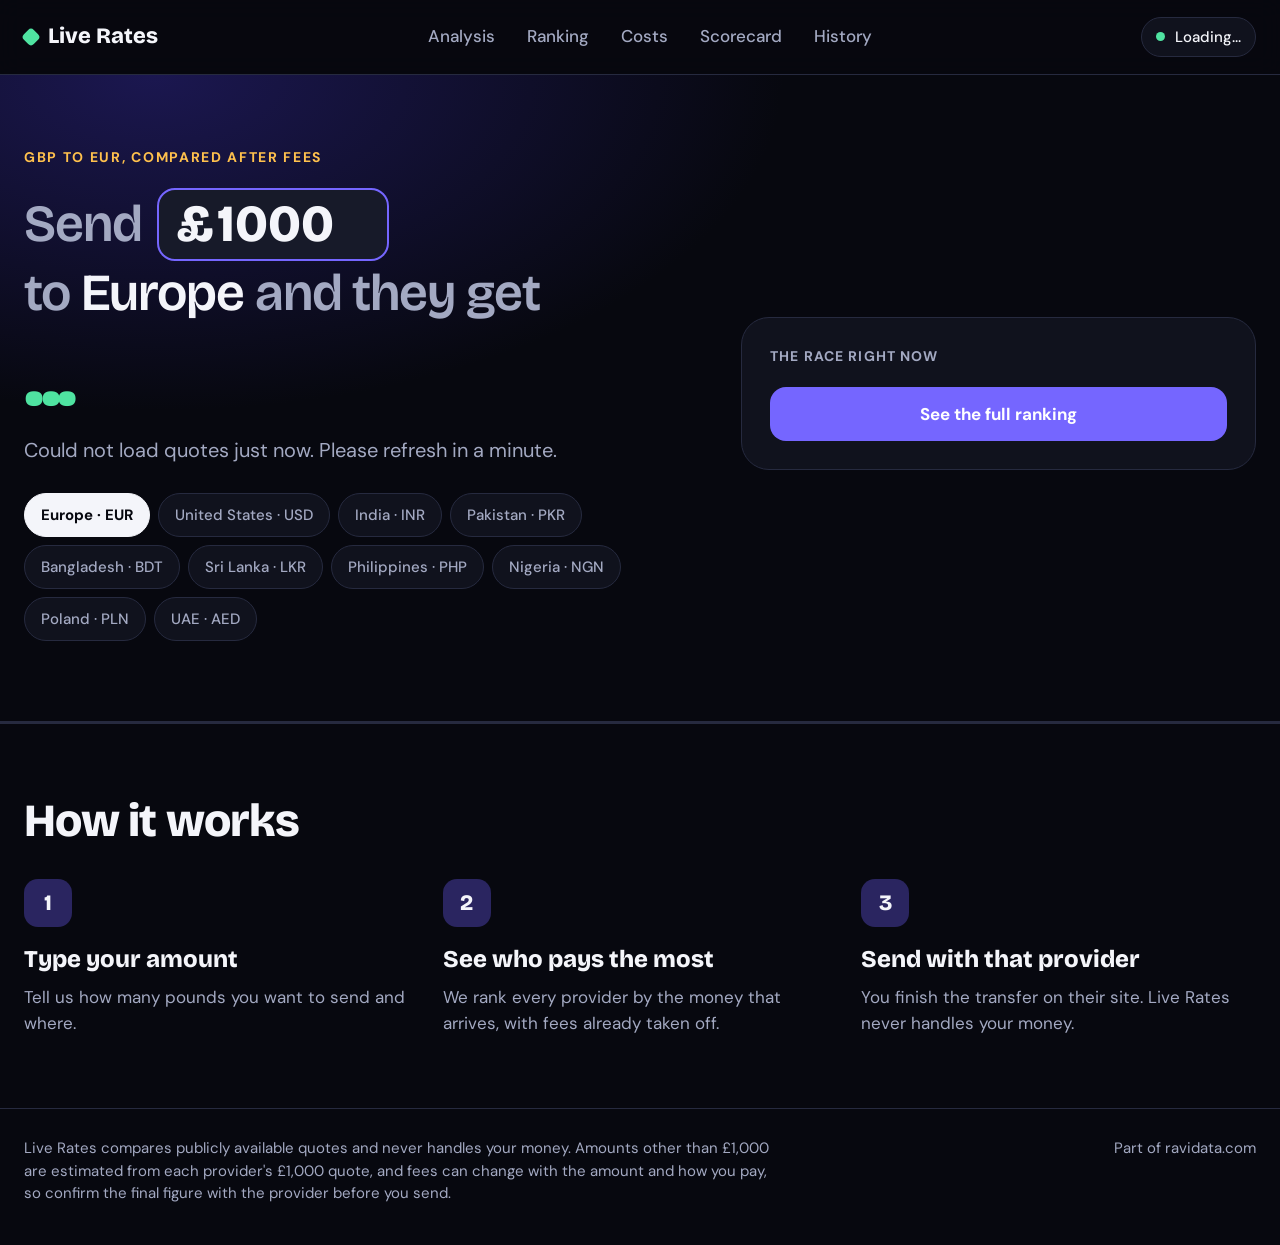
<file: index.html>
<!DOCTYPE html>
<html lang="en">
<head>
  <meta charset="utf-8">
  <meta name="viewport" content="width=device-width, initial-scale=1">
  <title>Live Rates</title>
  <meta name="description" content="Compare what banks and transfer services really pay out when you send pounds abroad, after fees.">
  <meta name="theme-color" content="#07080F">
  <link rel="stylesheet" href="https://fonts.googleapis.com/css2?family=Bricolage+Grotesque:opsz,wght@12..96,600;12..96,800&family=DM+Sans:wght@400;500;700&display=swap">
  <link rel="stylesheet" href="style.css">
</head>
<body>
  <header class="nav">
    <div class="wrap nav-in">
      <a class="logo" href="#top"><span class="mark"></span>Live Rates</a>
      <nav>
        <a href="#insights">Analysis</a>
        <a href="#compare">Ranking</a>
        <a href="#breakdown">Costs</a>
        <a href="#scorecard">Scorecard</a>
        <a href="#history">History</a>
      </nav>
      <div class="ticker"><span class="dot"></span><span id="ticker">Loading...</span></div>
    </div>
  </header>

  <section class="hero" id="top">
    <div class="wrap hero-grid">
      <div class="say">
        <p class="eyebrow" id="eyebrow">GBP to EUR, compared after fees</p>
        <h1>
          <span class="line">Send <label class="amount-pill"><img class="flag" src="https://flagcdn.com/gb.svg" alt="" onerror="this.remove()"><span>£</span><input id="amount" type="text" inputmode="decimal" value="1000" aria-label="Amount in pounds"></label></span>
          <span class="line">to <span id="country">Europe</span> and they get</span>
        </h1>
        <div class="payout" id="bestAmount">...</div>
        <p class="with" id="bestLine">Loading quotes...</p>
        <div id="pills" class="pills"></div>
      </div>
      <div class="race" aria-label="Top five providers">
        <div class="race-head"><span>The race right now</span><span id="raceNote"></span></div>
        <div id="race"></div>
        <a class="button" href="#compare">See the full ranking</a>
      </div>
    </div>
  </section>

  <section id="insights"></section>
  <section id="compare"></section>
  <section id="breakdown"></section>
  <section id="scorecard"></section>
  <section id="history"></section>

  <section id="how">
    <div class="wrap band">
      <h2>How it works</h2>
      <div class="steps">
        <div><span class="num">1</span><h3>Type your amount</h3><p>Tell us how many pounds you want to send and where.</p></div>
        <div><span class="num">2</span><h3>See who pays the most</h3><p>We rank every provider by the money that arrives, with fees already taken off.</p></div>
        <div><span class="num">3</span><h3>Send with that provider</h3><p>You finish the transfer on their site. Live Rates never handles your money.</p></div>
      </div>
    </div>
  </section>

  <footer>
    <div class="wrap foot">
      <p>Live Rates compares publicly available quotes and never handles your money. Amounts other than £1,000 are estimated from each provider's £1,000 quote, and fees can change with the amount and how you pay, so confirm the final figure with the provider before you send.</p>
      <p>Part of ravidata.com</p>
    </div>
  </footer>

  <script src="app.js"></script>
</body>
</html>
</file>
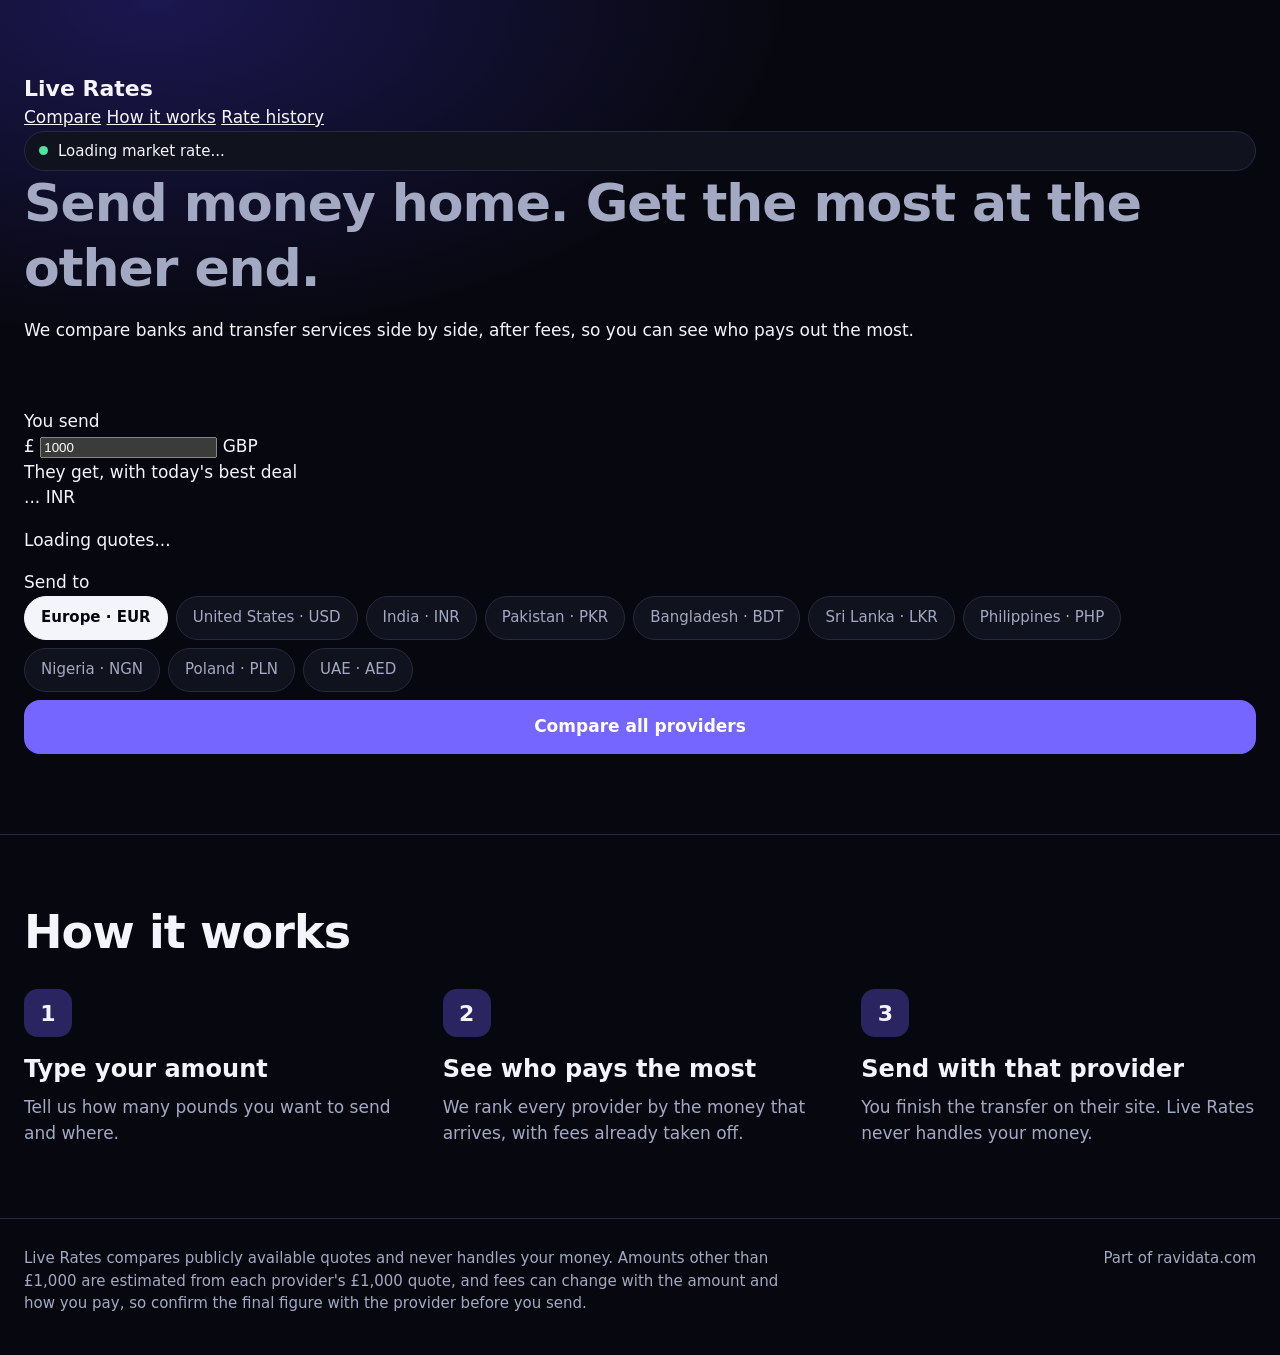
<file: index .html>
<!DOCTYPE html>
<html lang="en">
<head>
  <meta charset="utf-8">
  <meta name="viewport" content="width=device-width, initial-scale=1">
  <title>Live Rates</title>
  <meta name="description" content="Compare what banks and transfer services really pay out when you send pounds abroad, after fees.">
  <link rel="stylesheet" href="https://fonts.googleapis.com/css2?family=Plus+Jakarta+Sans:wght@400;600;700;800&display=swap">
  <link rel="stylesheet" href="style.css">
</head>
<body>
  <section class="hero">
    <div class="wrap">
      <header class="topbar">
        <div class="logo">Live Rates</div>
        <nav>
          <a href="#compare">Compare</a>
          <a href="#how">How it works</a>
          <a href="#history">Rate history</a>
        </nav>
      </header>
      <div class="hero-grid">
        <div>
          <div class="ticker"><span class="dot"></span><span id="ticker">Loading market rate...</span></div>
          <h1>Send money home. Get the most at the other end.</h1>
          <p class="lead">We compare banks and transfer services side by side, after fees, so you can see who pays out the most.</p>
        </div>
        <div class="card">
          <label for="amount">You send</label>
          <div class="field">
            <span>£</span>
            <input id="amount" type="text" inputmode="decimal" value="1000">
            <span class="chip">GBP</span>
          </div>
          <div class="label">They get, with today's best deal</div>
          <div class="field result">
            <span id="bestAmount">...</span>
            <span class="chip" id="bestCode">INR</span>
          </div>
          <p id="bestLine" class="note">Loading quotes...</p>
          <div class="label">Send to</div>
          <div id="pills" class="pills"></div>
          <a class="button dark" href="#compare">Compare all providers</a>
        </div>
      </div>
    </div>
  </section>

  <section id="top3" class="soft"></section>
  <section id="compare"></section>

  <section id="how" class="dark">
    <div class="wrap band">
      <h2>How it works</h2>
      <div class="steps">
        <div><span class="num">1</span><h3>Type your amount</h3><p>Tell us how many pounds you want to send and where.</p></div>
        <div><span class="num">2</span><h3>See who pays the most</h3><p>We rank every provider by the money that arrives, with fees already taken off.</p></div>
        <div><span class="num">3</span><h3>Send with that provider</h3><p>You finish the transfer on their site. Live Rates never handles your money.</p></div>
      </div>
    </div>
  </section>

  <section id="history"></section>

  <footer>
    <div class="wrap foot">
      <p>Live Rates compares publicly available quotes and never handles your money. Amounts other than £1,000 are estimated from each provider's £1,000 quote, and fees can change with the amount and how you pay, so confirm the final figure with the provider before you send.</p>
      <p>Part of ravidata.com</p>
    </div>
  </footer>

  <script src="app.js"></script>
</body>
</html>
</file>
<file: style.css>
/* One dark look on purpose: near-black ground, violet for actions, mint for the winner, coral for money lost. */
:root {
  color-scheme: dark;
  --bg: #07080F;
  --panel: #10121D;
  --panel-2: #171A29;
  --line: #262A3F;
  --text: #F4F5FA;
  --muted: #A3A9C2;
  --violet: #7566FF;
  --violet-soft: #2A2560;
  --mint: #4FE3A1;
  --coral: #FF8266;
  --amber: #FFC14D;
  --display: 'Bricolage Grotesque', 'DM Sans', system-ui, sans-serif;
  --body: 'DM Sans', system-ui, sans-serif;
}

* { box-sizing: border-box; }
html { scroll-behavior: smooth; }

body {
  margin: 0;
  font-family: var(--body);
  color: var(--text);
  background: var(--bg);
  font-size: 17px;
  line-height: 1.5;
}

.wrap { max-width: 1360px; margin: 0 auto; padding-left: 24px; padding-right: 24px; }
.band { padding-top: 72px; padding-bottom: 72px; }

h1, h2, h3, .payout, .stat, .logo { font-family: var(--display); }
h2 { margin: 0; font-weight: 800; font-size: clamp(30px, 4vw, 46px); letter-spacing: -0.02em; line-height: 1.1; }
h3 { margin: 0; font-weight: 800; font-size: 24px; }
.sub { margin: 10px 0 32px; font-size: 19px; color: var(--muted); max-width: 720px; }
.small { display: block; font-size: 14px; color: var(--muted); }
a { color: inherit; }
a:focus-visible, button:focus-visible, input:focus-visible { outline: 3px solid var(--amber); outline-offset: 3px; }

/* Top bar */
.nav { position: sticky; top: 0; z-index: 5; background: rgba(7, 8, 15, 0.86); backdrop-filter: blur(12px); border-bottom: 1px solid var(--line); }
.nav-in { display: flex; flex-wrap: wrap; align-items: center; justify-content: space-between; gap: 8px 20px; padding-top: 14px; padding-bottom: 14px; }
.logo { display: flex; align-items: center; gap: 10px; font-weight: 800; font-size: 22px; text-decoration: none; }
.mark { width: 14px; height: 14px; border-radius: 4px; background: var(--mint); transform: rotate(45deg); }
.nav nav { display: flex; gap: 4px; }
.nav nav a { padding: 10px 14px; border-radius: 999px; text-decoration: none; font-weight: 500; color: var(--muted); }
.nav nav a:hover { color: var(--text); background: var(--panel-2); }
.ticker { display: flex; align-items: center; gap: 10px; font-size: 15px; font-weight: 500; background: var(--panel); border: 1px solid var(--line); border-radius: 999px; padding: 8px 14px; font-variant-numeric: tabular-nums; }
.dot { width: 9px; height: 9px; border-radius: 50%; background: var(--mint); animation: pulse 2s infinite; }
@keyframes pulse { 50% { opacity: 0.35; } }

/* Hero: the converter is written as a sentence */
.hero { padding: 72px 0 80px; background: radial-gradient(900px 480px at 12% 0%, #1B1750 0%, rgba(7, 8, 15, 0) 70%); }
.hero-grid { display: flex; flex-wrap: wrap; gap: 48px; align-items: center; }
.say { flex: 1.3 1 520px; min-width: 0; }
.eyebrow { margin: 0 0 20px; font-size: 14px; font-weight: 700; letter-spacing: 0.12em; text-transform: uppercase; color: var(--amber); }
h1 { margin: 0; font-weight: 600; font-size: clamp(30px, 4.2vw, 52px); line-height: 1.25; letter-spacing: -0.02em; color: var(--muted); }
h1 .line { display: block; }
h1 #country { color: var(--text); }
.amount-pill { display: inline-flex; align-items: baseline; gap: 4px; padding: 2px 18px; margin: 0 4px; border-radius: 18px; background: var(--panel-2); border: 2px solid var(--violet); color: var(--text); font-weight: 800; }
.amount-pill input { width: 4.6ch; min-width: 0; border: 0; outline: 0; background: transparent; font: inherit; color: inherit; padding: 0; }
.payout { margin-top: 12px; font-weight: 800; font-size: clamp(40px, 6.4vw, 100px); line-height: 1; letter-spacing: -0.04em; color: var(--mint); font-variant-numeric: tabular-nums; overflow-wrap: anywhere; }
.with { margin: 16px 0 28px; font-size: 20px; color: var(--muted); }
.with strong { color: var(--text); }
.pills { display: flex; flex-wrap: wrap; gap: 8px; }
.pill { min-height: 44px; padding: 0 16px; border-radius: 999px; border: 1px solid var(--line); background: var(--panel); color: var(--muted); font: inherit; font-size: 15px; font-weight: 500; cursor: pointer; }
.pill:hover { color: var(--text); border-color: var(--violet); }
.pill.on { background: var(--text); border-color: var(--text); color: var(--bg); font-weight: 700; }

/* The race: top five as bars */
.race { flex: 1 1 400px; min-width: 0; background: var(--panel); border: 1px solid var(--line); border-radius: 28px; padding: 28px; }
.race-head { display: flex; justify-content: space-between; gap: 12px; font-size: 14px; font-weight: 700; letter-spacing: 0.08em; text-transform: uppercase; color: var(--muted); margin-bottom: 20px; }
.lane { margin-bottom: 18px; }
.lane-top { display: flex; justify-content: space-between; gap: 12px; margin-bottom: 6px; font-weight: 700; }
.lane-top span:last-child { font-variant-numeric: tabular-nums; white-space: nowrap; }
.bar { height: 12px; border-radius: 999px; background: var(--panel-2); overflow: hidden; }
.bar i { display: block; height: 100%; border-radius: 999px; background: var(--violet); transition: width 0.6s cubic-bezier(0.2, 0.8, 0.2, 1); }
.lane.first .bar i { background: var(--mint); }
.lane.first .lane-top { color: var(--mint); }
.button { display: flex; align-items: center; justify-content: center; min-height: 54px; padding: 0 24px; margin-top: 8px; border-radius: 16px; border: 0; background: var(--violet); color: white; font: inherit; font-weight: 700; text-decoration: none; cursor: pointer; }
.button:hover { background: #8577FF; }
.button.ghost { margin: 0; background: var(--panel-2); border: 1px solid var(--line); }

/* Analysis tiles */
.tiles { display: grid; grid-template-columns: repeat(auto-fit, minmax(250px, 1fr)); gap: 20px; }
.tile { background: var(--panel); border: 1px solid var(--line); border-radius: 24px; padding: 26px; display: flex; flex-direction: column; gap: 10px; }
.tile .label { font-size: 14px; font-weight: 700; letter-spacing: 0.08em; text-transform: uppercase; color: var(--muted); }
.stat { font-weight: 800; font-size: clamp(34px, 3.4vw, 46px); line-height: 1.05; letter-spacing: -0.02em; font-variant-numeric: tabular-nums; overflow-wrap: anywhere; }
.stat.loss { color: var(--coral); }
.stat.win { color: var(--mint); }
.tile p { margin: 0; color: var(--muted); font-size: 16px; }
.meter { position: relative; height: 10px; border-radius: 999px; background: linear-gradient(90deg, var(--coral), var(--amber), var(--mint)); margin: 8px 0 2px; }
.meter i { position: absolute; top: -6px; width: 6px; height: 22px; margin-left: -3px; border-radius: 3px; background: var(--text); box-shadow: 0 0 0 3px var(--panel); }
.meter-ends { display: flex; justify-content: space-between; font-size: 13px; color: var(--muted); }

/* Full ranking */
.rows { border: 1px solid var(--line); border-radius: 24px; overflow: hidden; background: var(--panel); }
.row { display: grid; grid-template-columns: 44px minmax(150px, 1.3fr) minmax(170px, 1.1fr) minmax(160px, 1.5fr) 90px 90px 110px; gap: 16px; align-items: center; padding: 18px 24px; border-top: 1px solid var(--line); font-variant-numeric: tabular-nums; }
.row:first-child { border-top: 0; }
.row.head { font-size: 13px; font-weight: 700; letter-spacing: 0.08em; text-transform: uppercase; color: var(--muted); background: var(--panel-2); }
.row.best { background: linear-gradient(90deg, rgba(79, 227, 161, 0.14), rgba(79, 227, 161, 0)); }
.rank { font-family: var(--display); font-weight: 800; font-size: 20px; color: var(--muted); }
.row.best .rank { color: var(--mint); }
.name { font-weight: 700; }
.lost { display: flex; align-items: center; gap: 12px; }
.lost .bar { flex: 1; height: 8px; }
.lost .bar i { background: var(--coral); }
.lost span { width: 104px; text-align: right; font-size: 15px; white-space: nowrap; color: var(--muted); }
.row.best .lost span { color: var(--mint); font-weight: 700; }
.got { font-family: var(--display); font-weight: 800; font-size: 22px; white-space: nowrap; }
.old { color: var(--amber); font-weight: 700; }
.row [data-label]::before { display: none; }
.rows-foot { display: flex; flex-wrap: wrap; justify-content: space-between; align-items: center; gap: 16px; margin-top: 20px; font-size: 15px; color: var(--muted); }

/* History */
.chart-box { background: var(--panel); border: 1px solid var(--line); border-radius: 24px; padding: 24px; }
.chart-box svg { display: block; width: 100%; height: auto; }
.chart-box text { font-family: var(--body); font-size: 13px; fill: var(--muted); }
.chart-box .now { font-size: 15px; font-weight: 700; fill: var(--text); }

/* How it works */
#how { border-top: 1px solid var(--line); }
.steps { display: grid; grid-template-columns: repeat(auto-fit, minmax(240px, 1fr)); gap: 24px; margin-top: 32px; }
.steps p { margin: 8px 0 0; color: var(--muted); }
.num { display: flex; align-items: center; justify-content: center; width: 48px; height: 48px; border-radius: 14px; background: var(--violet-soft); color: var(--text); font-family: var(--display); font-weight: 800; font-size: 22px; margin-bottom: 14px; }

footer { border-top: 1px solid var(--line); }
.foot { display: flex; flex-wrap: wrap; justify-content: space-between; gap: 12px 32px; padding-top: 28px; padding-bottom: 40px; font-size: 15px; color: var(--muted); }
.foot p { margin: 0; max-width: 760px; }

/* Phones: each ranking row becomes a small card */
@media (max-width: 860px) {
  .nav nav { display: none; }
  .hero { padding: 40px 0 56px; }
  .payout { font-size: clamp(40px, 11.5vw, 84px); }
  .row.head { display: none; }
  .row { grid-template-columns: 32px 1fr auto; gap: 8px 12px; padding: 16px; }
  .row .lost { grid-column: 1 / -1; }
  .row [data-label] { grid-column: span 1; font-size: 14px; color: var(--muted); }
  .row [data-label]::before { display: inline; content: attr(data-label) " "; }
  .row .rate { grid-column: 1 / 3; }
  .row .checked { grid-column: 1 / -1; }
}

@media (prefers-reduced-motion: reduce) {
  html { scroll-behavior: auto; }
  .bar i { transition: none; }
  .dot { animation: none; }
}

/* Flags and provider logos */
.flag { width: 1.15em; height: 1.15em; border-radius: 50%; object-fit: cover; vertical-align: -0.18em; margin-right: 0.4em; flex: none; }
.amount-pill .flag { width: 0.7em; height: 0.7em; align-self: center; margin-right: 6px; }
.pill { display: inline-flex; align-items: center; }
.badge { display: inline-flex; align-items: center; justify-content: center; width: 36px; height: 36px; flex: none; border-radius: 10px; background: white; color: #07080F; font-family: var(--body); font-size: 13px; font-weight: 700; overflow: hidden; }
.badge img { width: 100%; height: 100%; object-fit: contain; padding: 5px; }
.who { display: flex; align-items: center; gap: 12px; min-width: 0; }
.with .badge { width: 30px; height: 30px; border-radius: 8px; vertical-align: -8px; margin: 0 8px 0 4px; }

/* Phone fixes: one-line amounts, long provider names, no blur or flicker */
.payout { white-space: nowrap; overflow: hidden; overflow-wrap: normal; }
.nm { min-width: 0; overflow: hidden; text-overflow: ellipsis; white-space: nowrap; }
.lane-top { align-items: center; }
.lane-top .who { flex: 1; }
.lane-top > span:last-child { flex: none; }
.flag { background: var(--panel-2); }
.pill { -webkit-tap-highlight-color: transparent; touch-action: manipulation; white-space: nowrap; }
.stat { overflow-wrap: normal; }
@media (max-width: 860px) {
  .nav { backdrop-filter: none; background: var(--bg); }
  .race { padding: 20px; }
  .lane-top { font-size: 15px; gap: 10px; }
  .row .name { min-width: 0; }
  .row .name .nm { white-space: normal; overflow: visible; }
  .got { font-size: 18px; }
  .stat { font-size: 32px; }
  .amount-pill input { font-size: inherit; }
}
@media (hover: none) {
  .pill:hover { color: var(--muted); border-color: var(--line); }
  .pill.on:hover { color: var(--bg); border-color: var(--text); }
}

/* Phone ranking rows: the amount gets its own line so it can never sit on top of a long name */
@media (max-width: 860px) {
  .row { display: flex; flex-wrap: wrap; align-items: center; gap: 8px 16px; padding: 16px; }
  .row .rank { width: 24px; }
  .row .name { flex: 1 1 0; }
  .row .name .nm { overflow-wrap: anywhere; }
  .row .got { flex: 1 1 100%; font-size: 24px; white-space: normal; overflow-wrap: anywhere; }
  .row .lost { flex: 1 1 100%; }
  .row [data-label] { font-size: 14px; color: var(--muted); }
}

/* Where the cost hides: one stacked bar per provider */
#breakdown { background: var(--panel); border-top: 1px solid var(--line); border-bottom: 1px solid var(--line); }
.legend { display: flex; flex-wrap: wrap; gap: 8px 24px; margin-bottom: 24px; font-size: 15px; color: var(--muted); }
.legend span { display: inline-flex; align-items: center; gap: 8px; }
.legend i { width: 14px; height: 14px; border-radius: 4px; }
.part-rate { background: var(--violet); }
.part-fee { background: var(--amber); }
.cost-list { display: flex; flex-direction: column; gap: 18px; }
.cost-row { display: grid; grid-template-columns: minmax(150px, 1.1fr) minmax(160px, 2fr) minmax(190px, 1.2fr); gap: 20px; align-items: center; font-weight: 700; }
.cost-bar { display: flex; gap: 2px; height: 18px; border-radius: 6px; background: var(--panel-2); overflow: hidden; }
.cost-bar i { display: block; height: 100%; transition: width 0.5s ease; }
.cost-text { text-align: right; font-variant-numeric: tabular-nums; }
.cost-text .small { font-weight: 400; }

/* Scorecard */
.score-row { display: grid; grid-template-columns: 44px minmax(160px, 1.5fr) minmax(170px, 1.4fr) 1fr 1fr 1.1fr; gap: 16px; align-items: center; padding: 18px 24px; border-top: 1px solid var(--line); font-variant-numeric: tabular-nums; }
.score-row:first-child { border-top: 0; }
.score-row.head { font-size: 13px; font-weight: 700; letter-spacing: 0.08em; text-transform: uppercase; color: var(--muted); background: var(--panel-2); }
.score-row [data-label] { display: flex; align-items: center; gap: 12px; }
.meter-bar { flex: 1; height: 8px; border-radius: 999px; background: var(--panel-2); overflow: hidden; }
.meter-bar i { display: block; height: 100%; border-radius: 999px; background: var(--mint); }

@media (max-width: 860px) {
  .cost-row { grid-template-columns: 1fr; gap: 8px; }
  .cost-text { text-align: left; }
  .score-row.head { display: none; }
  .score-row { grid-template-columns: 28px 1fr; gap: 8px 12px; padding: 16px; }
  .score-row [data-label] { grid-column: 2; justify-content: space-between; font-size: 15px; }
  .score-row [data-label]::before { content: attr(data-label); color: var(--muted); }
  .score-row .meter-bar { display: none; }
}
@media (prefers-reduced-motion: reduce) { .cost-bar i { transition: none; } }
</file>
